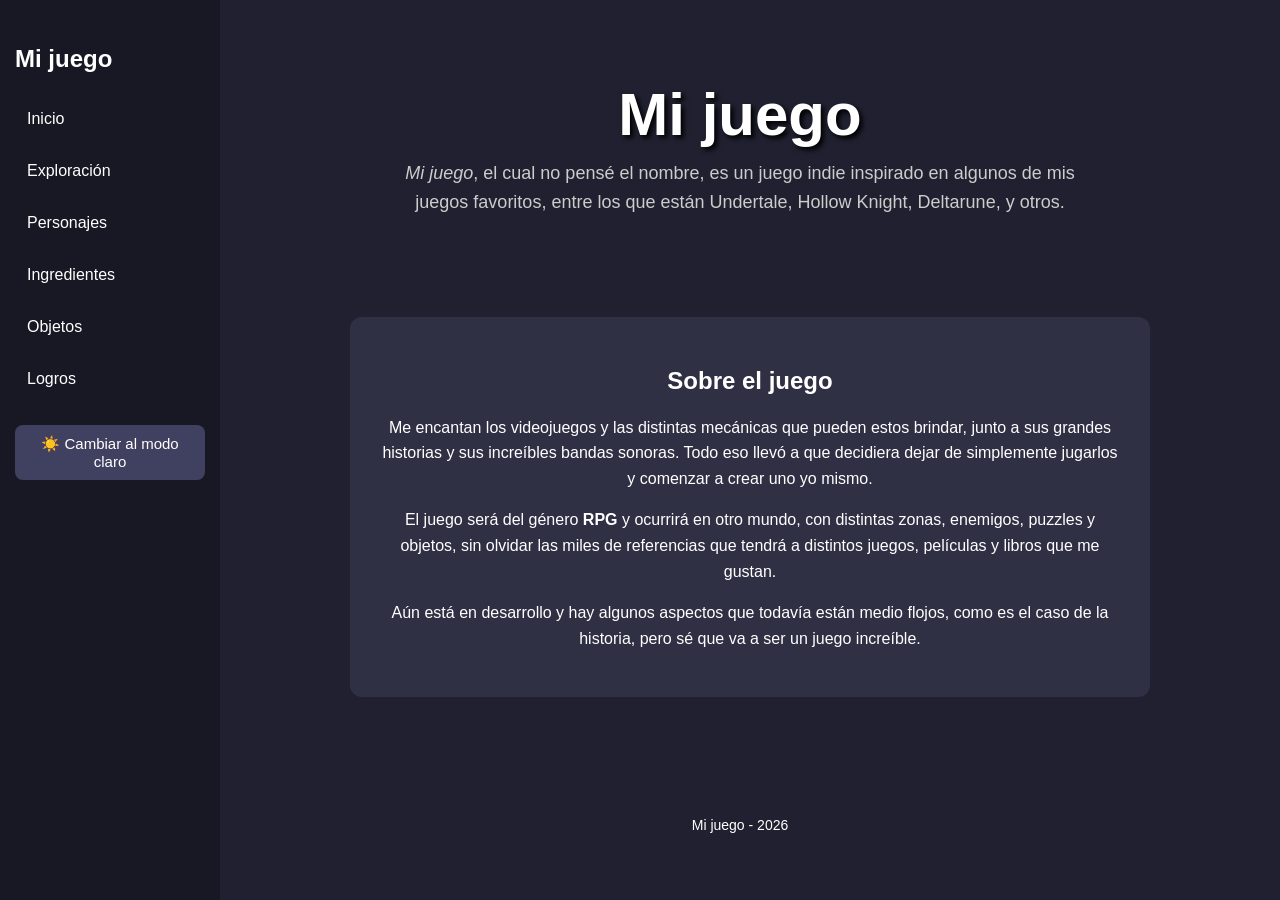
<file: index.html>
<!DOCTYPE html>
<html lang="es">
<head>
    <meta charset="UTF-8">
    <title>Mi juego</title>
    <link rel="stylesheet" href="style.css">
</head>

<body>

    <nav class="barra">

        <h2>Mi juego</h2>

        <a href="index.html">Inicio</a>
        <a href="exploracion.html">Exploración</a>
        <a href="personajes.html">Personajes</a>
        <a href="ingredientes.html">Ingredientes</a>
        <a href="objetos.html">Objetos</a>
        <a href="logros.html">Logros</a>

        <button id="boton-tema"></button>

    </nav>

    <header class="portada">

        <h1>Mi juego</h1>

        <p class="descripcion">
            <i>Mi juego</i>, el cual no pensé el nombre, es un juego indie inspirado en algunos de mis juegos favoritos,
            entre los que están Undertale, Hollow Knight, Deltarune, y otros.
        </p>

    </header>

    <main class="contenido">

        <section class="panel">

            <h2>Sobre el juego</h2>

            <p>Me encantan los videojuegos y las distintas mecánicas que pueden estos brindar, junto a sus grandes historias
             y sus increíbles bandas sonoras. Todo eso llevó a que decidiera dejar de simplemente jugarlos y comenzar a crear
             uno yo mismo.</p>
            <p>El juego será del género <b>RPG</b> y ocurrirá en otro mundo, con distintas zonas, enemigos, puzzles y objetos, 
             sin olvidar las miles de referencias que tendrá a distintos juegos, películas y libros que me gustan.</p>
            <p>Aún está en desarrollo y hay algunos aspectos que todavía están medio flojos, como es el caso de la historia,
             pero sé que va a ser un juego increíble.</p>

        </section>

    </main>

    <footer>

        <p>Mi juego - 2026</p>

    </footer>

    <script src="script.js"></script>

</body>
</html>
</file>
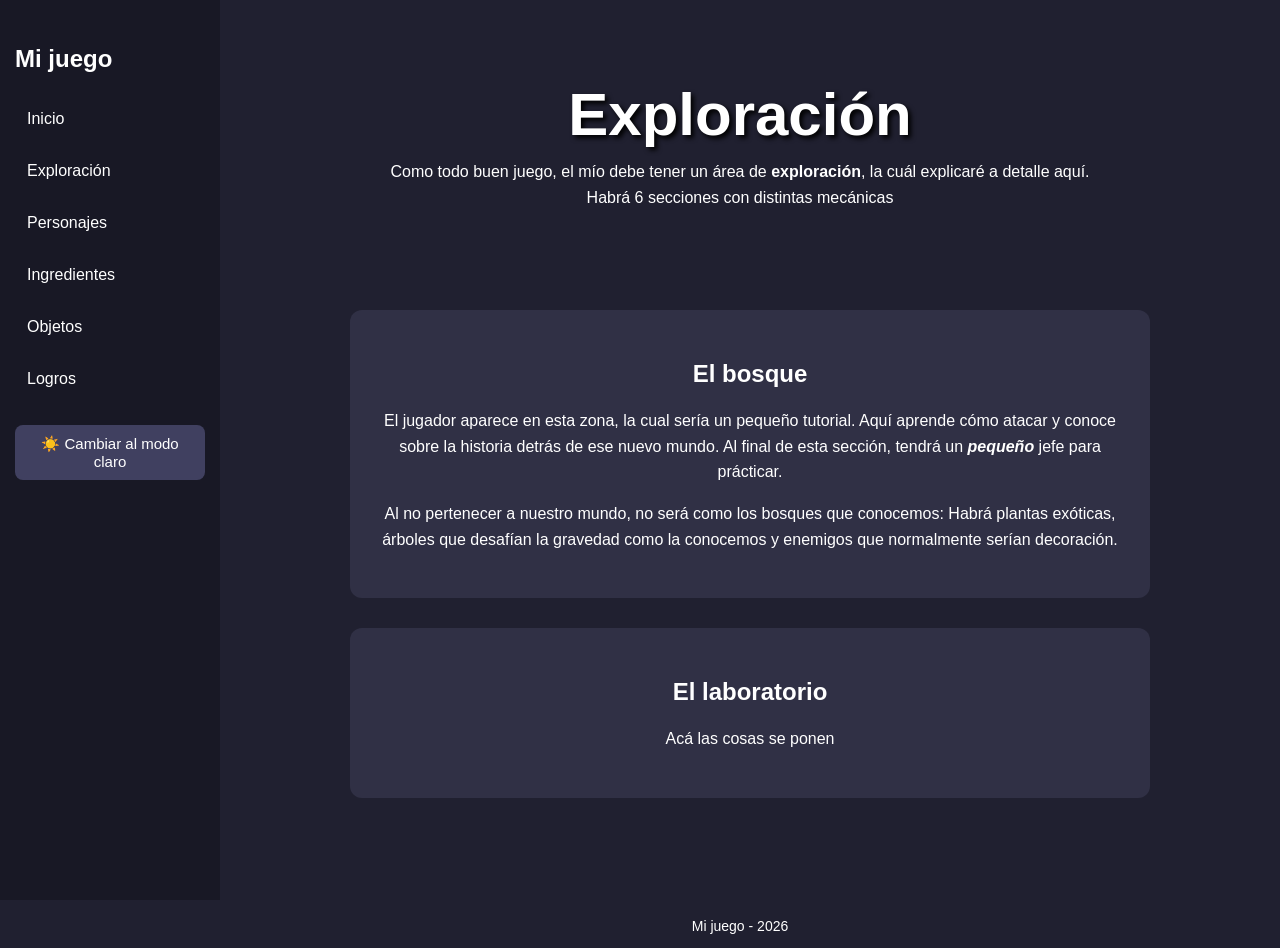
<file: exploracion.html>
<!DOCTYPE html>
<html lang="es">
<head>
    <meta charset="UTF-8">
    <title>Exploración</title>
    <link rel="stylesheet" href="style.css">
</head>

<body>
    
    <nav class="barra">

        <h2>Mi juego</h2>

        <a href="index.html">Inicio</a>
        <a href="exploracion.html">Exploración</a>
        <a href="personajes.html">Personajes</a>
        <a href="ingredientes.html">Ingredientes</a>
        <a href="objetos.html">Objetos</a>
        <a href="logros.html">Logros</a>

        <button id="boton-tema"></button>

    </nav>

    <header class="portada">

        <h1>Exploración</h1>

        <p>
            Como todo buen juego, el mío debe tener un área de <b>exploración</b>, la cuál explicaré a detalle aquí.
            Habrá 6 secciones con distintas mecánicas
        </p>

    </header>

    <main class="contenido">

         <section class="panel">

            <h2>El bosque</h2>

            <p>
                El jugador aparece en esta zona, la cual sería un pequeño tutorial. Aquí aprende cómo atacar y conoce
                sobre la historia detrás de ese nuevo mundo. Al final de esta sección, tendrá un <i><b>pequeño</b></i>
                jefe para prácticar.
            </p>
            <p>
                Al no pertenecer a nuestro mundo, no será como los bosques que conocemos: Habrá plantas exóticas, árboles
                que desafían la gravedad como la conocemos y enemigos que normalmente serían decoración.
            </p>

        </section>
        
        <section class="panel">

            <h2>El laboratorio</h2>

            <p>
                Acá las cosas se ponen
            </p>

         </section>

    </main>

    <footer>

        <p>Mi juego - 2026</p>

    </footer>

    <script src="script.js"></script>

</body>
</html>
</file>
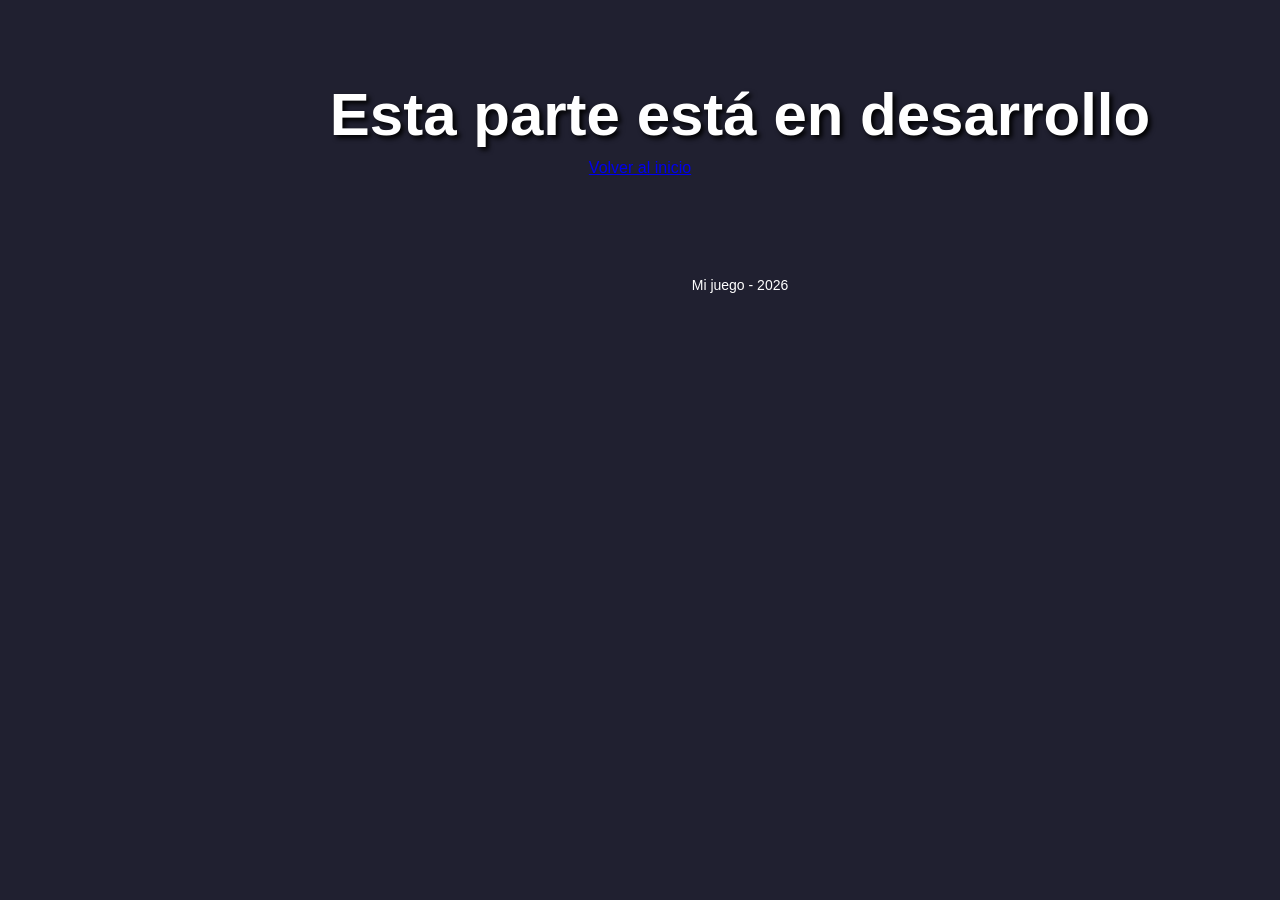
<file: ingredientes.html>
<!DOCTYPE html>
<html lang="es">
<head>
    <meta charset="UTF-8">
    <title>Ingredientes</title>
    <link rel="stylesheet" href="style.css">
</head>

<body>

    <header class="portada">

        <h1>Esta parte está en desarrollo</h1>

        <a href="index.html">Volver al inicio</a>

    </header>

    <footer>

        <p>Mi juego - 2026</p>

    </footer>

    <script src="script.js"></script>

</body>
</html>
</file>
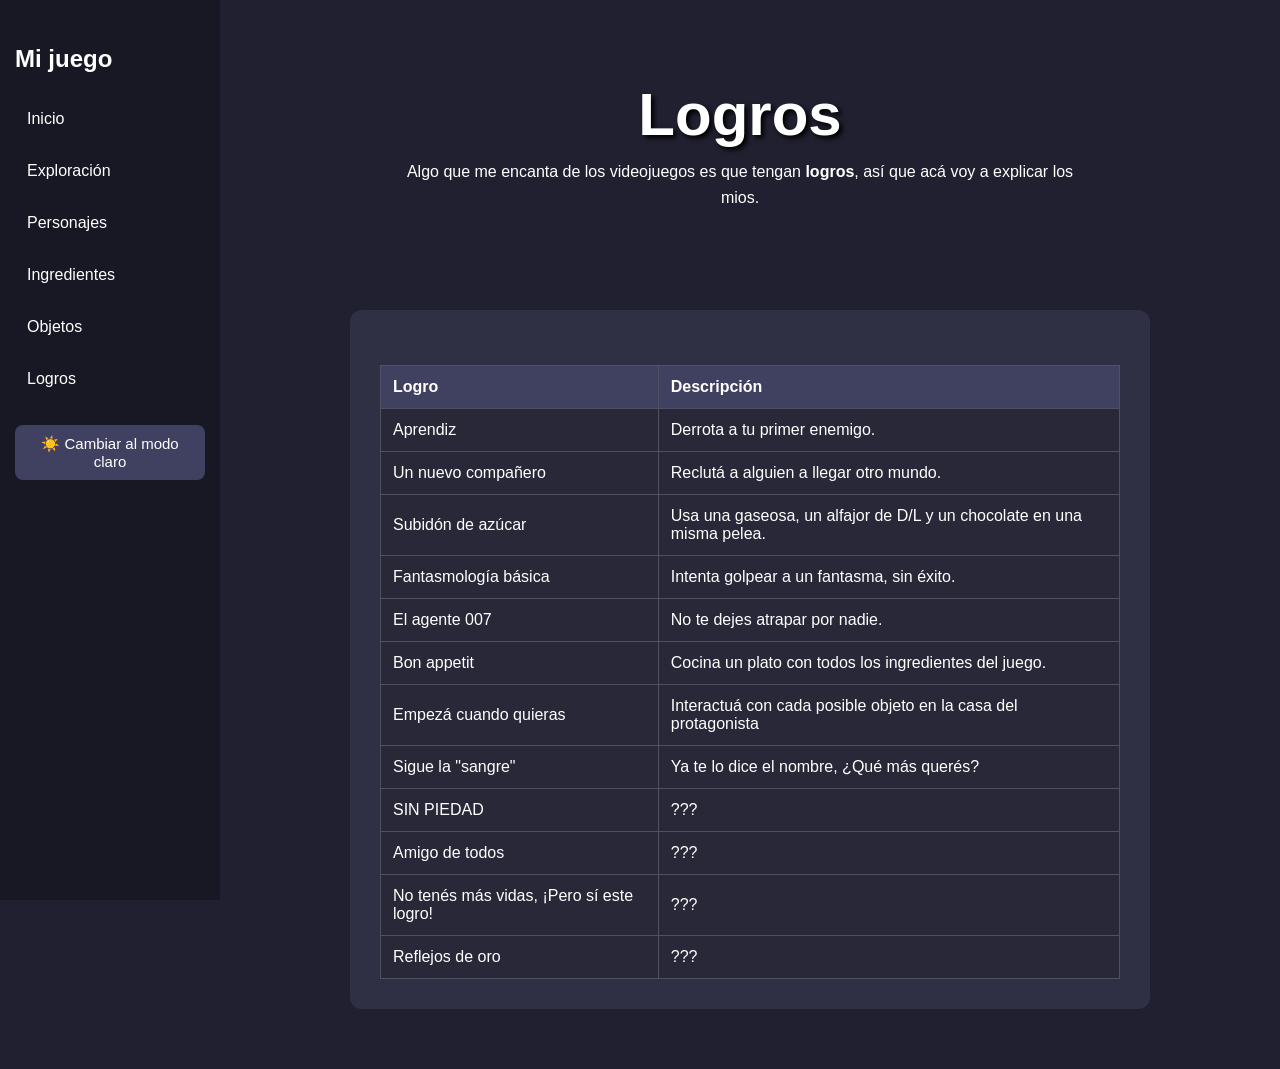
<file: logros.html>
<!DOCTYPE html>
<html lang="es">
<head>
    <meta charset="UTF-8">
    <title>Logros</title>
    <link rel="stylesheet" href="style.css">
</head>

<body>

    <nav class="barra">

        <h2>Mi juego</h2>

        <a href="index.html">Inicio</a>
        <a href="exploracion.html">Exploración</a>
        <a href="personajes.html">Personajes</a>
        <a href="ingredientes.html">Ingredientes</a>
        <a href="objetos.html">Objetos</a>
        <a href="logros.html">Logros</a>

        <button id="boton-tema"></button>

    </nav>

    <header class="portada">

        <h1>Logros</h1>

        <p>
            Algo que me encanta de los videojuegos es que tengan <b>logros</b>, así que acá voy a explicar los mios.
        </p>

    </header>

    <main class="contenido">

        <section class="panel">
            
            <table class="tabla-objetos">

                <thead>
                    <tr>
                        <th>Logro</th>
                        <th>Descripción</th>
                    </tr>
                </thead>

                <tbody>

                    <tr>
                        <td>Aprendiz</td>
                        <td>Derrota a tu primer enemigo.</td>
                    </tr>

                    <tr>
                        <td>Un nuevo compañero</td>
                        <td>Reclutá a alguien a llegar otro mundo.</td>
                    </tr>

                    <tr>
                        <td>Subidón de azúcar</td>
                        <td>Usa una gaseosa, un alfajor de D/L y un chocolate en una misma pelea.</td>
                    </tr>

                    <tr>
                        <td>Fantasmología básica</td>
                        <td>Intenta golpear a un fantasma, sin éxito.</td>
                    </tr>

                    <tr>
                        <td>El agente 007</td>
                        <td>No te dejes atrapar por nadie.</td>
                    </tr>

                    <tr>
                        <td>Bon appetit</td>
                        <td>Cocina un plato con todos los ingredientes del juego.</td>
                    </tr>

                    <tr>
                        <td>Empezá cuando quieras</td>
                        <td>Interactuá con cada posible objeto en la casa del protagonista</td>
                    </tr>

                    <tr>
                        <td>Sigue la "sangre"</td>
                        <td>Ya te lo dice el nombre, ¿Qué más querés?</td>
                    </tr>

                    <tr>
                        <td>SIN PIEDAD</td>
                        <td>???</td>
                    </tr>

                    <tr>
                        <td>Amigo de todos</td>
                        <td>???</td>
                    </tr>

                    <tr>
                        <td>No tenés más vidas, ¡Pero sí este logro!</td>
                        <td>???</td>
                    </tr>

                    <tr>
                        <td>Reflejos de oro</td>
                        <td>???</td>
                    </tr>
  
                </tbody>

            </table>

        </section>

    </main>

    <script src="script.js"></script>

</body>
</html>
</file>
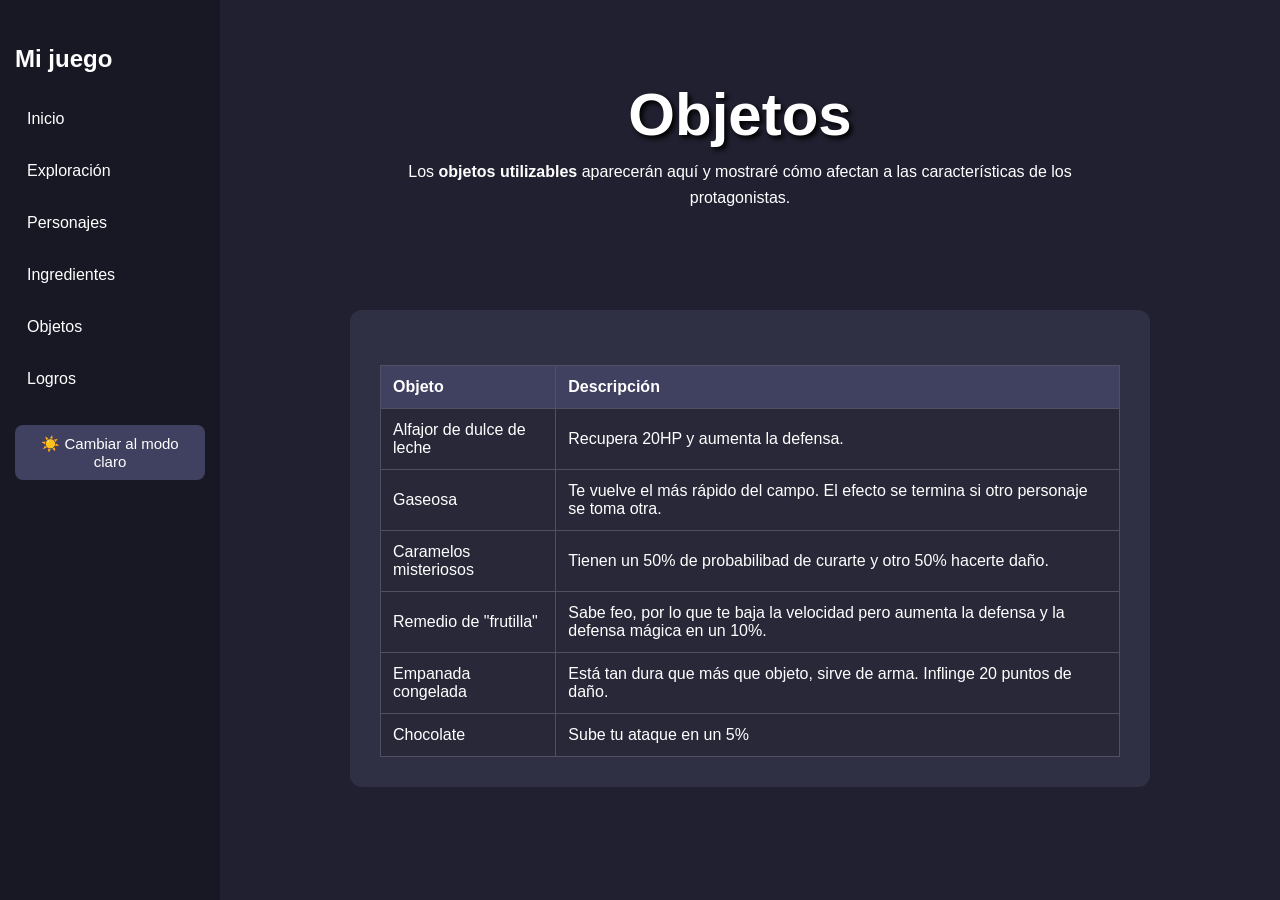
<file: objetos.html>
<!DOCTYPE html>
<html lang="es">
<head>
    <meta charset="UTF-8">
    <title>Objetos</title>
    <link rel="stylesheet" href="style.css">
</head>

<body>

    <nav class="barra">

        <h2>Mi juego</h2>

        <a href="index.html">Inicio</a>
        <a href="exploracion.html">Exploración</a>
        <a href="personajes.html">Personajes</a>
        <a href="ingredientes.html">Ingredientes</a>
        <a href="objetos.html">Objetos</a>
        <a href="logros.html">Logros</a>

        <button id="boton-tema"></button>

    </nav>

    <header class="portada">

        <h1>Objetos</h1>

        <p>
            Los <b>objetos utilizables</b> aparecerán aquí y mostraré cómo afectan a las características de los protagonistas.
        </p>

    </header>

    <main class="contenido">

        <section class="panel">
            
            <table class="tabla-objetos">

                <thead>
                    <tr>
                        <th>Objeto</th>
                        <th>Descripción</th>
                    </tr>
                </thead>

                <tbody>

                    <tr>
                        <td>Alfajor de dulce de leche</td>
                        <td>Recupera 20HP y aumenta la defensa.</td>
                    </tr>

                    <tr>
                        <td>Gaseosa</td>
                        <td>Te vuelve el más rápido del campo. El efecto se termina si otro personaje se toma otra.</td>
                    </tr>

                    <tr>
                        <td>Caramelos misteriosos</td>
                        <td>Tienen un 50% de probabilibad de curarte y otro 50% hacerte daño.</td>
                    </tr>

                    <tr>
                        <td>Remedio de "frutilla"</td>
                        <td>Sabe feo, por lo que te baja la velocidad pero aumenta la defensa y la defensa mágica en un 10%.</td>
                    </tr>

                    <tr>
                        <td>Empanada congelada</td>
                        <td>Está tan dura que más que objeto, sirve de arma. Inflinge 20 puntos de daño.</td>
                    </tr>

                    <tr>
                        <td>Chocolate</td>
                        <td>Sube tu ataque en un 5%</td>
                    </tr>

                </tbody>

            </table>

        </section>

    </main>

    <script src="script.js"></script>

</body>
</html>
</file>
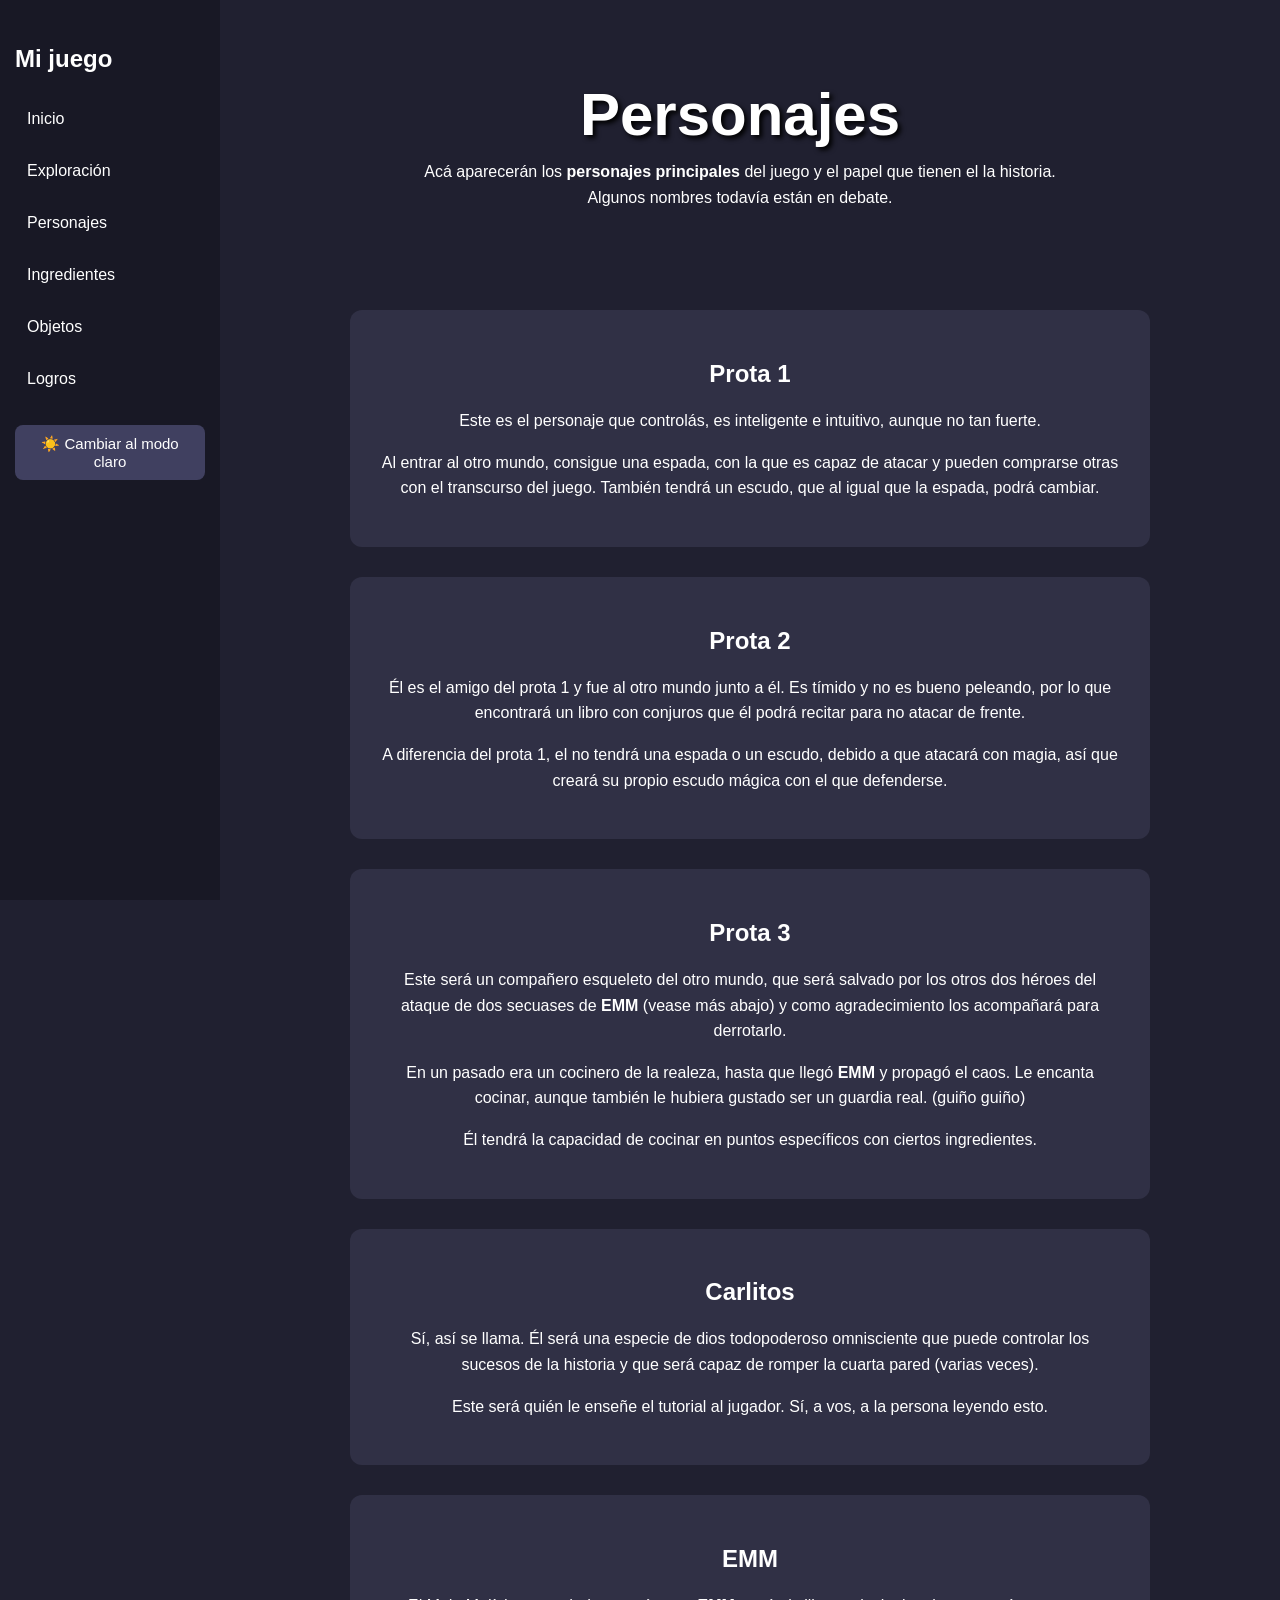
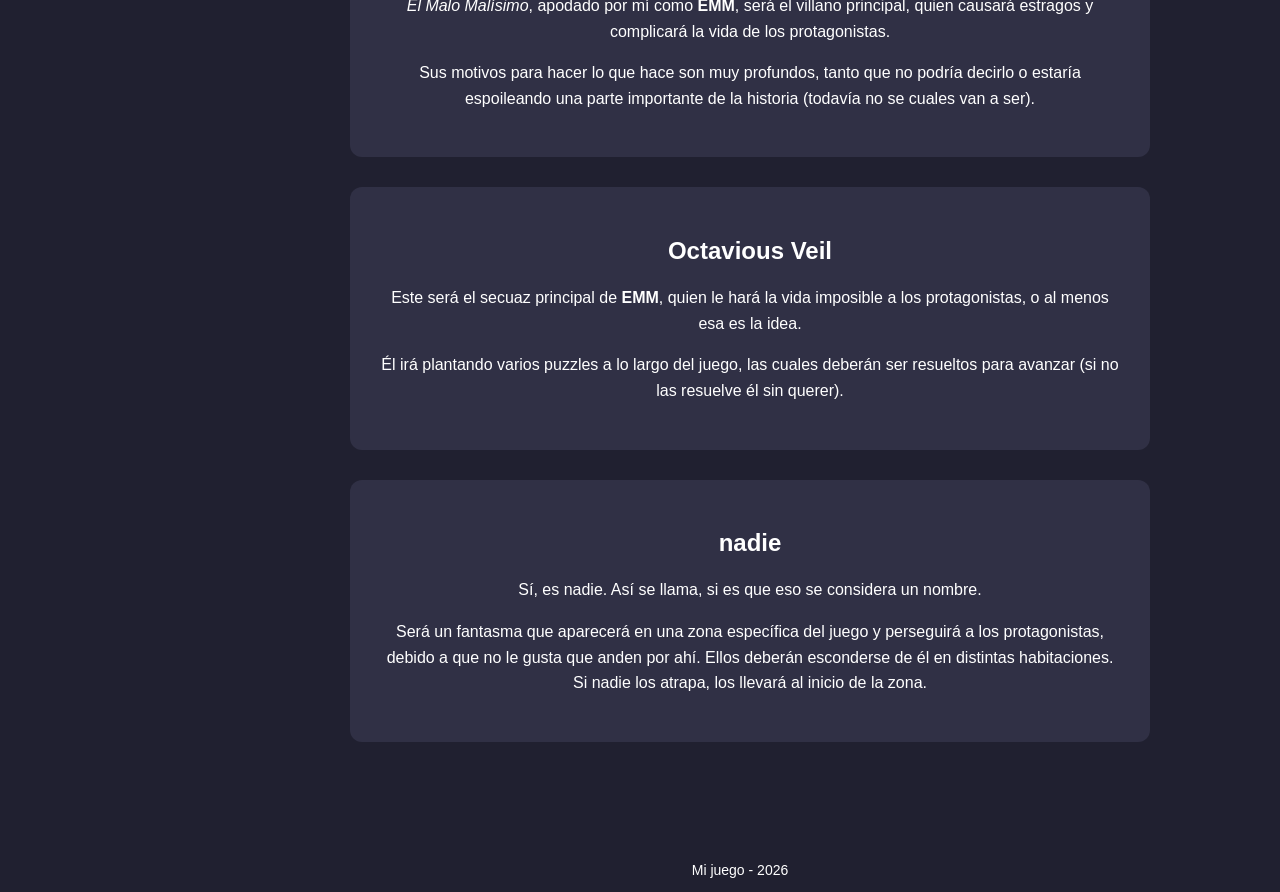
<file: personajes.html>
<!DOCTYPE html>
<html lang="es">
<head>
    <meta charset="UTF-8">
    <title>Personajes</title>
    <link rel="stylesheet" href="style.css">
</head>

<body>

    <nav class="barra">

        <h2>Mi juego</h2>

        <a href="index.html">Inicio</a>
        <a href="exploracion.html">Exploración</a>
        <a href="personajes.html">Personajes</a>
        <a href="ingredientes.html">Ingredientes</a>
        <a href="objetos.html">Objetos</a>
        <a href="logros.html">Logros</a>

        <button id="boton-tema"></button>

    </nav>

    <header class="portada">

        <h1>Personajes</h1>

        <p>Acá aparecerán los <b>personajes principales</b> del juego y el papel que tienen el la historia.</p>
        <p>Algunos nombres todavía están en debate.</p>

    </header>

    <main class="contenido">

        <section class="panel">

            <h2>Prota 1</h2>

            <p>
                Este es el personaje que controlás, es inteligente e intuitivo, aunque no tan fuerte.
            </p>

            <p>
                Al entrar al otro mundo, consigue una espada, con la que es capaz de atacar y pueden
                comprarse otras con el transcurso del juego. También tendrá un escudo, que al igual
                que la espada, podrá cambiar.
            </p>

        </section>
        
        <section class="panel">

            <h2>Prota 2</h2>

            <p>
                Él es el amigo del prota 1 y fue al otro mundo junto a él. Es tímido y no es bueno
                peleando, por lo que encontrará un libro con conjuros que él podrá recitar para no
                atacar de frente.
            </p>

            <p>
                A diferencia del prota 1, el no tendrá una espada o un escudo, debido a que atacará
                con magia, así que creará su propio escudo mágica con el que defenderse.
            </p>

        </section>

        <section class="panel">

            <h2>Prota 3</h2>

            <p>
                Este será un compañero esqueleto del otro mundo, que será salvado por los otros dos héroes del
                ataque de dos secuases de <b>EMM</b> (vease más abajo) y como agradecimiento los
                acompañará para derrotarlo.
            </p>

            <p>
                En un pasado era un cocinero de la realeza, hasta que llegó <b>EMM</b> y propagó el caos. Le
                encanta cocinar, aunque también le hubiera gustado ser un guardia real. (guiño guiño)
            </p>

            <p>
                Él tendrá la capacidad de cocinar en puntos específicos con ciertos ingredientes.
            </p>

        </section>

        <section class="panel">

            <h2>Carlitos</h2>

            <p>
                Sí, así se llama. Él será una especie de dios todopoderoso omnisciente que puede controlar los
                sucesos de la historia y que será capaz de romper la cuarta pared (varias veces).
            </p>

            <p>
                Este será quién le enseñe el tutorial al jugador. Sí, a vos, a la persona leyendo esto.
            </p>

        </section>

        <section class="panel">

            <h2>EMM</h2>

            <p>
                <i>El Malo Malísimo</i>, apodado por mí como <b>EMM</b>, será el villano principal, quien causará
                estragos y complicará la vida de los protagonistas.
            </p>

            <p>
                Sus motivos para hacer lo que hace son muy profundos, tanto que no podría decirlo o estaría espoileando
                una parte importante de la historia (todavía no se cuales van a ser).
            </p>

        </section>

        <section class="panel">

            <h2>Octavious Veil</h2>

            <p>
                Este será el secuaz principal de <b>EMM</b>, quien le hará la vida imposible a los protagonistas, o al menos esa es la idea.  
            </p>

            <p>
                Él irá plantando varios puzzles a lo largo del juego, las cuales deberán ser resueltos para avanzar 
                (si no las resuelve él sin querer).
            </p>

        </section>

        <section class="panel">

            <h2>nadie</h2>

            <p>
                Sí, es nadie. Así se llama, si es que eso se considera un nombre.
            </p>

            <p>
                Será un fantasma que aparecerá en una zona específica del juego y perseguirá a los protagonistas, 
                debido a que no le gusta que anden por ahí. Ellos deberán esconderse de él en distintas
                habitaciones. Si nadie los atrapa, los llevará al inicio de la zona.
            </p>

        </section>

    </main>

    <footer>

        <p>Mi juego - 2026</p>

    </footer>

    <script src="script.js"></script>

</body>
</html>
</file>
<file: style.css>
html, body {
    width: 100%;
    max-width: 100%;
    margin: 0;
    overflow-x: hidden;
}

* {
    box-sizing: border-box;
}

body {
    background-color: #202030;
    color: white;
    font-family: Arial, sans-serif;
    margin: 0;
}

.barra {
    position: fixed;
    left: 0;
    top: 0;

    width: 220px;
    height: 100vh;

    background-color: #181825;

    display: flex;
    flex-direction: column;

    padding: 25px 15px;
    box-sizing: border-box;
}

.barra a {
    color: white;
    text-decoration: none;

    padding: 12px;
    margin: 5px 0;

    border-radius: 8px;

    transition: 0.2s;
}

.barra a:hover {
    background-color: #404060;
    transform: translateX(5px);
}

#boton-tema {
    margin-top: 20px;
    padding: 10px;
    border: none;
    border-radius: 8px;
    background-color: #404060;
    color: white;
    cursor: pointer;
    font-size: 15px;
}

#boton-tema:hover {
    background-color: #606080;
}

.portada {
    text-align: center;
    padding: 40px;
}

.portada h1 {
    font-size: 60px;
    margin-bottom: 10px;
    text-shadow: 3px 3px 5px black;
    transform: translateX(100px);
}

.portada p {
    max-width: 700px;
    margin: auto;
    line-height: 1.6;
    transform: translateX(100px);
}

.descripcion {
    font-size: 18px;
    color: #cccccc;
}

.contenido {
    margin-left: 220px;
    padding: 30px;
}

.panel {
    text-align: center;
    max-width: 800px;
    margin: 30px auto;
    padding: 30px;
    background-color: #303045;
    border-radius: 12px;
    animation: aparecer 1s ease;
    width: 80%;
}

@keyframes aparecer {
    from {
        opacity: 0;
        transform: translateY(20);
    }

    to {
        opacity: 1;
        transform: translateY(0);
    }
}

.panel h2 {
    text-align: center;
}

.panel p {
    line-height: 1.6;
}

footer {
    text-align: center;
    margin-top: 60px;
    padding: 20;
    font-size: 14px;
    transform: translateX(100px);
}

.tabla-objetos {
    width: 100%;
    border-collapse: collapse;
    margin-top: 25px;
}

.tabla-objetos th,
.tabla-objetos td {
    border: 1px solid #505060;
    padding: 12px;
    text-align: left;
}

.tabla-objetos th {
    background-color: #404060;
}

.tabla-objetos td {
    background-color: #282838;
}

body.claro {
    background-color: #eeeeee;
    color: #202030;
}

body.claro .portada h1 {
    text-shadow: 3px 3px 5px rgb(184, 176, 176);
}

body.claro .panel {
    background-color: #ffffff;
}

body.claro .barra {
    background-color: #dddddd;
}

body.claro .barra h2 {
    color: #202030;
}

body.claro .barra a {
    color: #202030;
}

body.claro .barra a:hover {
    background-color: #bbbbbb;
}

body.claro #boton-tema {
    background-color: #bbbbbb;
    color: #202030;
}

body.claro .tabla-objetos th {
    background-color: #cccccc;
}

body.claro .tabla-objetos td {
    background-color: #ffffff;
}

body.claro .tabla-objetos th,
body.claro .tabla-objetos td {
    border-color: #aaaaaa;
}

@media (max-width: 1000px) {

    .barra {
        position: static;
        width: 100%;
        height: auto;

        flex-direction: row;
        flex-wrap: wrap;
        justify-content: center;

        padding: 10px;
    }

    .barra h2 {
        width: 100%;
        text-align: center;
    }

    .barra a {
        margin: 3px;
    }

    .portada h1 {
        font-size: 40px;
        transform: translateX(0);

    }

    .portada p {
        transform: translateX(0);
    }

    .contenido {
        margin-left: 0;
        padding: 20px;
    }

    footer {
        transform: translateX(0);
    }

}
</file>
